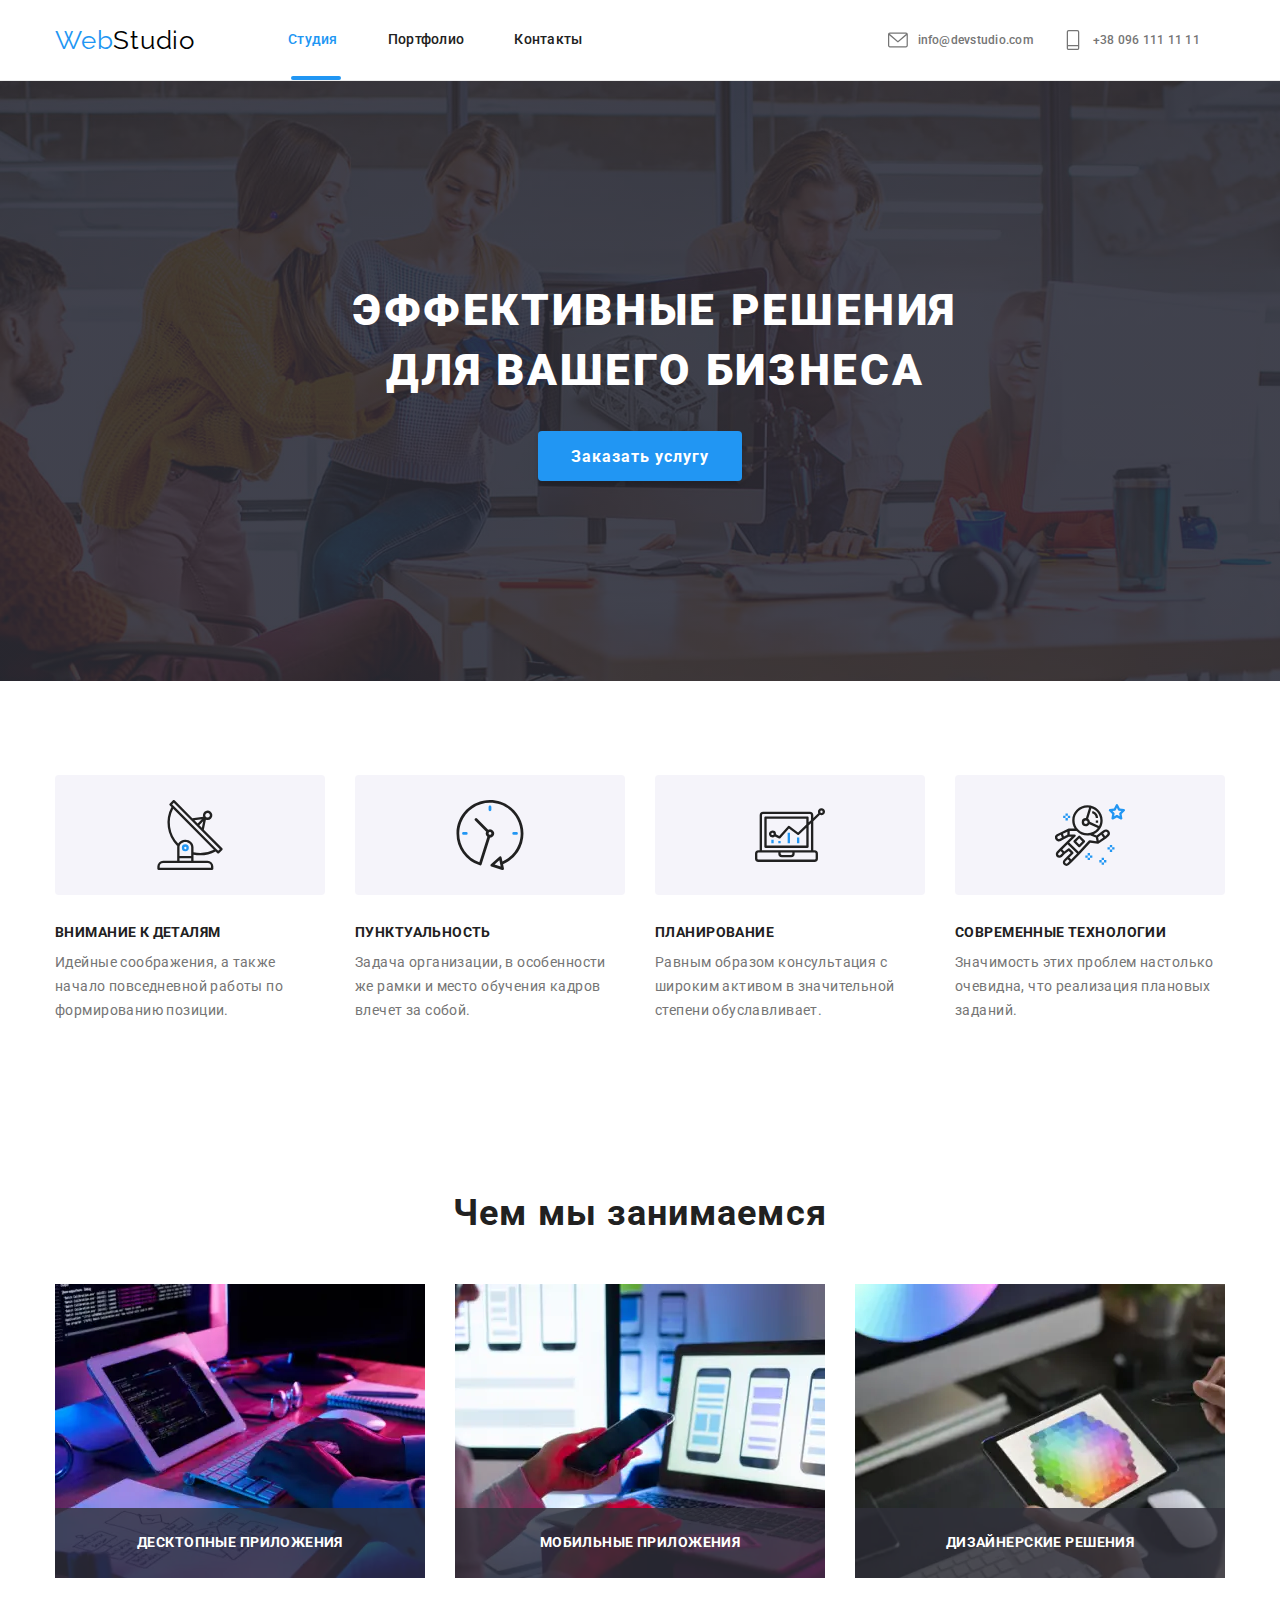
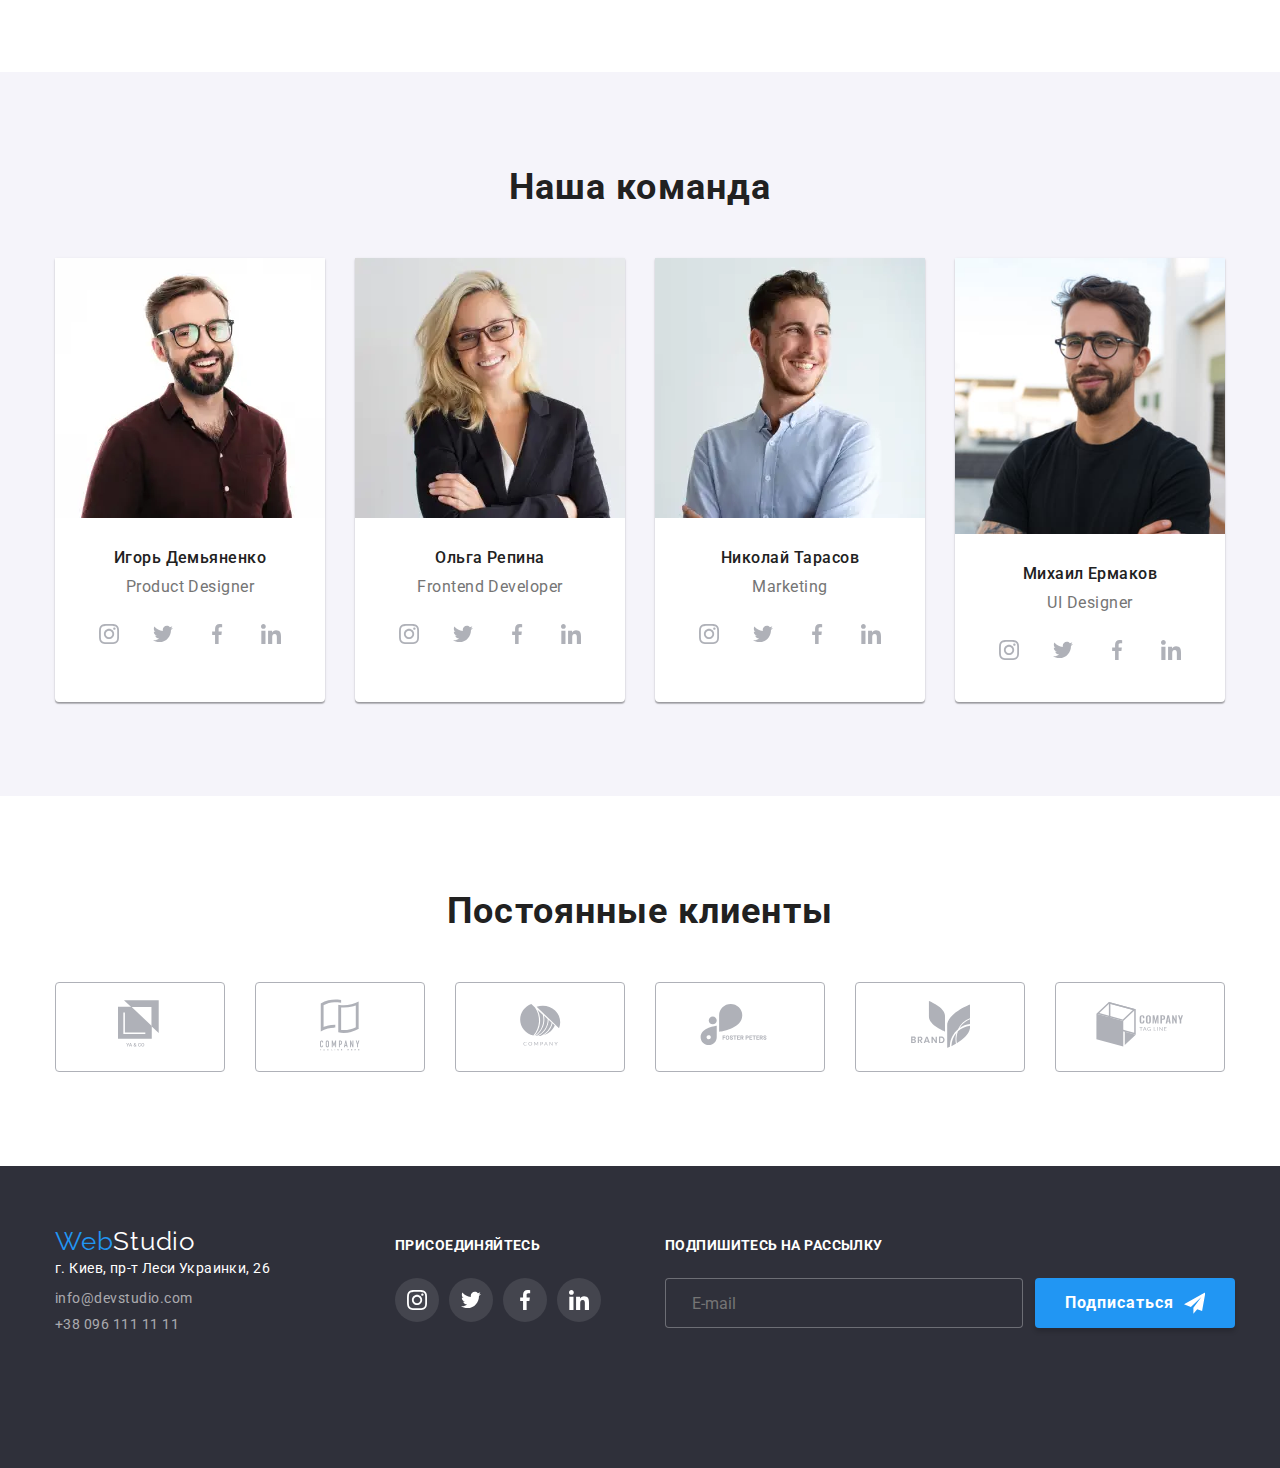
<file: index.html>
<!DOCTYPE html>
<html lang="ru">
  <head>
    <meta charset="UTF-8" />
    <meta name="viewport" content="width=device-width, initial-scale=1.0" />
    <title>WebStudio</title>
    <link
      href="https://fonts.googleapis.com/css2?family=Raleway:wght@700&family=Roboto:wght@400;500;700;900&display=swap"
      rel="stylesheet"
    />
    <link
      rel="stylesheet"
      href="https://cdnjs.cloudflare.com/ajax/libs/modern-normalize/1.0.0/modern-normalize.min.css"
    />
    <link rel="stylesheet" href="https://cdnjs.cloudflare.com/ajax/libs/animate.css/4.1.0/animate.min.css" />
    <link rel="stylesheet" href="./css/main.min.css" />
  </head>
  <body>
    <header class="header">
      <div class="container">
        <div class="header-flex">
          <a href="index.html" class="logo"><span class="accent">Web</span>Studio</a>

          <nav class="nav">
            <ul class="nav-item">
              <li class="nav-link"><a href="index.html" class="current">Студия</a></li>
              <li class="nav-link"><a href="portfolio.html">Портфолио</a></li>
              <li class="nav-link"><a href="">Контакты</a></li>
            </ul>
          </nav>
          <ul class="contacts">
            <li class="contacts-item">
              <svg class="contacts-svg">
                <use href="./images/sprite.svg#icon-envelope-icon"></use>
              </svg>
              <a href="mailto:info@devstudio.com">info@devstudio.com</a>
            </li>
            <li class="contacts-item">
              <svg class="contacts-svg">
                <use href="./images/sprite.svg#icon-phone-icon"></use>
              </svg>
              <a href="tel:+380961111111">+38 096 111 11 11</a>
            </li>
          </ul>
        </div>
        <button class="menu-btn" aria-expanded="false" aria-controls="header-menu" data-menu-button>
          <svg width="24" height="20">
            <use class="open-menu-icon" href="./images/sprite.svg#icon-menu"></use>
            <use class="close-menu-icon" href="./images/sprite.svg#icon-close-menu"></use>
          </svg>
        </button>
        <div class="header-menu" data-menu>
          <nav class="menu-nav">
            <ul class="nav-item">
              <li class="nav-link"><a href="index.html" class="current">Студия</a></li>
              <li class="nav-link"><a href="portfolio.html">Портфолио</a></li>
              <li class="nav-link"><a href="">Контакты</a></li>
            </ul>
          </nav>
          <ul class="menu-contacts">
            <li class="contacts-item">
              <svg class="contacts-svg">
                <use href="./images/sprite.svg#icon-envelope-icon"></use>
              </svg>
              <a href="mailto:info@devstudio.com">info@devstudio.com</a>
            </li>
            <li class="contacts-item">
              <svg class="contacts-svg">
                <use href="./images/sprite.svg#icon-phone-icon"></use>
              </svg>
              <a href="tel:+380961111111">+38 096 111 11 11</a>
            </li>
          </ul>
        </div>
      </div>
    </header>
    <main>
      <section class="hero">
        <div class="hero-content">
          <h1 class="hero-title">Эффективные решения для вашего бизнеса</h1>
          <button type="button" class="button button-text" data-modal-open>Заказать услугу</button>
        </div>
      </section>
      <section class="section features">
        <div class="container">
          <h2 class="visually-hidden">Особенности</h2>
          <ul class="features-list">
            <li class="features-item">
              <div class="features-box antenna-icon">
                <p class="features-title">Внимание к деталям</p>
                <p class="features-text">
                  Идейные соображения, а также начало повседневной работы по формированию позиции.
                </p>
              </div>
            </li>
            <li class="features-item">
              <div class="features-box clock-icon">
                <p class="features-title">Пунктуальность</p>
                <p class="features-text">
                  Задача организации, в особенности же рамки и место обучения кадров влечет за собой.
                </p>
              </div>
            </li>
            <li class="features-item">
              <div class="features-box diagram-icon">
                <p class="features-title">Планирование</p>
                <p class="features-text">
                  Равным образом консультация с широким активом в значительной степени обуславливает.
                </p>
              </div>
            </li>
            <li class="features-item">
              <div class="features-box astronaut-icon">
                <p class="features-title">Современные технологии</p>
                <p class="features-text">
                  Значимость этих проблем настолько очевидна, что реализация плановых заданий.
                </p>
              </div>
            </li>
          </ul>
        </div>
      </section>
      <section class="section work-sect">
        <div class="container">
          <h2 class="section-title">Чем мы занимаемся</h2>
          <ul class="work-examples">
            <li class="example-item">
              <div class="overlay-box">
                <picture>
                  <source srcset="./images/desktopapp.webp 1x, ./images/desktopapp@2x.webp 2x" />
                  <source srcset="./images/desktopapp.jpg 1x, ./images/desktopapp@2x.jpg 2x" />
                  <img src="./images/desktopapp.jpg" width="370" height="294" alt="" />
                </picture>
                <p class="overlay-text">Десктопные приложения</p>
              </div>
            </li>
            <li class="example-item">
              <div class="overlay-box">
                <picture>
                  <source srcset="./images/mobapp.webp 1x, ./images/mobapp@2x.webp 2x" />
                  <source srcset="./images/mobeapp.jpg 1x, ./images/mobapp@2x.jpg 2x" />
                  <img src="./images/mobapp.jpg" width="370" height="294" alt="" />
                </picture>
                <p class="overlay-text">Мобильные приложения</p>
              </div>
            </li>
            <li class="example-item">
              <div class="overlay-box">
                <picture>
                  <source srcset="./images/design.webp 1x, ./images/design@2x.webp 2x" />
                  <source srcset="./images/design.jpg 1x, ./images/design@2x.jpg 2x" />
                  <img src="./images/design.jpg" width="370" height="294" alt="" />
                </picture>
                <p class="overlay-text">Дизайнерские решения</p>
              </div>
            </li>
          </ul>
        </div>
      </section>
      <section class="section team-sect">
        <div class="container">
          <h2 class="section-title">Наша команда</h2>
          <ul class="team-cards">
            <li class="team-card">
              <picture>
                <source
                  srcset="./images/igor-desktop.webp 1x, ./images/igor-desktop@2x.webp 2x"
                  media="(min-width: 1200px)"
                />
                <source
                  srcset="./images/igor-desktop.jpg 1x, ./images/igor-desktop@2x.jpg 2x"
                  media="(min-width: 1200px)"
                />
                <source
                  srcset="./images/igor-tablet.webp 1x, ./images/igor-tablet@2x.jpg 2x"
                  media="(min-width: 768px)"
                />
                <source srcset="./images/igor.-tablet.jpg 1x, ./images/igor-tablet@2x.jpg" media="(min-width: 768px)" />
                <source srcset="./images/igor.webp 1x, ./images/igor@2x.webp 2x" media="(min-width: 320px)" />
                <source srcset="./images/igor.jpg 1x, ./images/igor@2x.jpg 2x" media="(min-width: 320px)" />
                <img src="./images/igor.jpg" alt="фото Игоря Демьяненко" class="picture-img" />
              </picture>
              <div class="card-content">
                <h3 class="card-title">Игорь Демьяненко</h3>
                <p lang="en" class="card-description">Product Designer</p>
                <ul class="socials-list">
                  <li class="social-item">
                    <a href="https://www.instagram.com/" class="social-link" target="blank">
                      <svg class="social-svg">
                        <use href="./images/sprite.svg#icon-instagram"></use>
                      </svg>
                    </a>
                  </li>
                  <li class="social-item">
                    <a href="https://twitter.com/" class="social-link" target="blank">
                      <svg class="social-svg">
                        <use href="./images/sprite.svg#icon-twitter"></use>
                      </svg>
                    </a>
                  </li>
                  <li class="social-item">
                    <a href="https://www.facebook.com/" class="social-link" target="blank">
                      <svg class="social-svg">
                        <use href="./images/sprite.svg#icon-facebook"></use>
                      </svg>
                    </a>
                  </li>
                  <li class="social-item">
                    <a href="https://www.linkedin.com/" class="social-link" target="blank">
                      <svg class="social-svg">
                        <use href="./images/sprite.svg#icon-linkedin"></use>
                      </svg>
                    </a>
                  </li>
                </ul>
              </div>
            </li>
            <li class="team-card">
              <picture>
                <source
                  srcset="./images/olga-desktop.webp 1x, ./images/olga-desktop@2x.webp 2x"
                  media="(min-width: 1200px)"
                />
                <source
                  srcset="./images/olga-desktop.jpg 1x, ./images/olga-desktop@2x.jpg 2x"
                  media="(min-width: 1200px)"
                />
                <source
                  srcset="./images/olga-tablet.webp 1x, ./images/olga-tablet@2x.jpg 2x"
                  media="(min-width: 768px)"
                />
                <source
                  srcset="./images/olga-tablet.jpg 1x, ./images/olga-tablet@2x.jpg 2x"
                  media="(min-width: 768px)"
                />
                <source srcset="./images/olga.webp 1x, ./images/olga@2x.webp 2x" media="(min-width: 320px)" />
                <source srcset="./images/olga.jpg 1x, ./images/olga@2x.jpg 2x" media="(min-width: 320px)" />
                <img src="./images/olga.jpg" alt="фото Ольги Репиной" />
              </picture>
              <div class="card-content">
                <h3 class="card-title">Ольга Репина</h3>
                <p lang="en" class="card-description">Frontend Developer</p>
                <ul class="socials-list">
                  <li class="social-item">
                    <a href="https://www.instagram.com/" class="social-link" target="blank">
                      <svg class="social-svg">
                        <use href="./images/sprite.svg#icon-instagram"></use>
                      </svg>
                    </a>
                  </li>
                  <li class="social-item">
                    <a href="https://twitter.com/" class="social-link" target="blank">
                      <svg class="social-svg">
                        <use href="./images/sprite.svg#icon-twitter"></use>
                      </svg>
                    </a>
                  </li>
                  <li class="social-item">
                    <a href="https://www.facebook.com/" class="social-link" target="blank">
                      <svg class="social-svg">
                        <use href="./images/sprite.svg#icon-facebook"></use>
                      </svg>
                    </a>
                  </li>
                  <li class="social-item">
                    <a href="https://www.linkedin.com/" class="social-link" target="blank">
                      <svg class="social-svg">
                        <use href="./images/sprite.svg#icon-linkedin"></use>
                      </svg>
                    </a>
                  </li>
                </ul>
              </div>
            </li>
            <li class="team-card">
              <picture>
                <source
                  srcset="./images/nikolay-desktop.webp 1x, ./images/nikolay-desktop@2x.webp 2x"
                  media="(min-width: 1200px)"
                />
                <source
                  srcset="./images/nikolay-desktop.jpg 1x, ./images/nikolay-desktop@2x.jpg 2x"
                  media="(min-width: 1200px)"
                />
                <source
                  srcset="./images/nikolay-tablet.webp 1x, ./images/nikolay-tablet@2x.webp 2x"
                  media="(min-width: 768px)"
                />
                <source
                  srcset="./images/nikolay-tablet.jpg 1x, ./images/nikolay-tablet@2x.jpg"
                  media="(min-width: 768px)"
                />
                <source srcset="./images/nikolay.webp 1x, ./images/nikolay@2x.webp 2x" media="(min-width: 320px)" />
                <source srcset="./images/nikolay.jpg 1x, ./images/nikolay@2x.jpg 2x" media="(min-width: 320px)" />
                <img src="./images/nikolay.jpg" alt="фото Николая Тарасова" />
              </picture>
              <div class="card-content">
                <h3 class="card-title">Николай Тарасов</h3>
                <p lang="en" class="card-description">Marketing</p>
                <ul class="socials-list">
                  <li class="social-item">
                    <a href="" class="social-link">
                      <svg class="social-svg">
                        <use href="./images/sprite.svg#icon-instagram"></use>
                      </svg>
                    </a>
                  </li>
                  <li class="social-item">
                    <a href="" class="social-link">
                      <svg class="social-svg">
                        <use href="./images/sprite.svg#icon-twitter"></use>
                      </svg>
                    </a>
                  </li>
                  <li class="social-item">
                    <a href="" class="social-link">
                      <svg class="social-svg">
                        <use href="./images/sprite.svg#icon-facebook"></use>
                      </svg>
                    </a>
                  </li>
                  <li class="social-item">
                    <a href="" class="social-link">
                      <svg class="social-svg">
                        <use href="./images/sprite.svg#icon-linkedin"></use>
                      </svg>
                    </a>
                  </li>
                </ul>
              </div>
            </li>
            <li class="team-card">
              <picture>
                <source
                  srcset="./images/mihail-desktop.webp 1x, ./images/mihail-desktop@2x.webp 2x"
                  media="(min-width: 1200px)"
                />
                <source
                  srcset="./images/mihail-desktop.jpg 1x, ./images/mihail-desktop@2x.jpg 2x"
                  media="(min-width: 1200px)"
                />
                <source
                  srcset="./images/mihail-tablet.webp 1x, ./images/mihail-tablet@2x.webp 2x"
                  media="(min-width: 768px)"
                />
                <source
                  srcset="./images/mihail-tablet.jpg 1x, ./images/mihail-tablet@2x.jpg"
                  media="(min-width: 768px)"
                />
                <sour srcset="./images/mihail.webp 1x, ./images/mihail@2x.webp 2x" media="(min-width: 320px)" />
                <source srcset="./images/mihail.jpg 1x, ./images/mihail@2x.jpg 2x" media="(min-width: 320px)" />
                <img src="./images/mihail.jpg" alt="фото Михаила Ермакова" />
              </picture>
              <div class="card-content">
                <h3 class="card-title">Михаил Ермаков</h3>
                <p lang="en" class="card-description">UI Designer</p>
                <ul class="socials-list">
                  <li class="social-item">
                    <a href="https://www.instagram.com/" class="social-link" target="blank">
                      <svg class="social-svg">
                        <use href="./images/sprite.svg#icon-instagram"></use>
                      </svg>
                    </a>
                  </li>
                  <li class="social-item">
                    <a href="https://twitter.com/" class="social-link" target="blank">
                      <svg class="social-svg">
                        <use href="./images/sprite.svg#icon-twitter"></use>
                      </svg>
                    </a>
                  </li>
                  <li class="social-item">
                    <a href="https://www.facebook.com/" class="social-link" target="blank">
                      <svg class="social-svg">
                        <use href="./images/sprite.svg#icon-facebook"></use>
                      </svg>
                    </a>
                  </li>
                  <li class="social-item">
                    <a href="https://www.linkedin.com/" class="social-link" target="blank">
                      <svg class="social-svg">
                        <use href="./images/sprite.svg#icon-linkedin"></use>
                      </svg>
                    </a>
                  </li>
                </ul>
              </div>
            </li>
          </ul>
        </div>
      </section>

      <section class="section clients-sect">
        <div class="container">
          <h2 class="section-title">Постоянные клиенты</h2>
          <ul class="client-list">
            <li class="list-item">
              <a href="#" class="client-logo">
                <svg class="logo-svg" width="45" height="50">
                  <use href="./images/sprite.svg#icon-logo1"></use>
                </svg>
              </a>
            </li>
            <li class="list-item">
              <a href="#" class="client-logo">
                <svg class="logo-svg" width="40" height="52">
                  <use href="./images/sprite.svg#icon-logo2"></use>
                </svg>
              </a>
            </li>
            <li class="list-item">
              <a href="#" class="client-logo">
                <svg class="logo-svg" width="41" height="42">
                  <use href="./images/sprite.svg#icon-logo3"></use>
                </svg>
              </a>
            </li>
            <li class="list-item">
              <a href="#" class="client-logo">
                <svg class="logo-svg" width="80" height="42">
                  <use href="./images/sprite.svg#icon-logo4"></use>
                </svg>
              </a>
            </li>
            <li class="list-item">
              <a href="#" class="client-logo">
                <svg class="logo-svg" width="59" height="47">
                  <use href="./images/sprite.svg#icon-logo5"></use>
                </svg>
              </a>
            </li>
            <li class="list-item">
              <a href="#" class="client-logo">
                <svg class="logo-svg" width="88" height="45">
                  <use href="./images/sprite.svg#icon-logo6"></use>
                </svg>
              </a>
            </li>
          </ul>
        </div>
      </section>
    </main>
    <footer class="footer">
      <div class="container">
        <div class="footer-section address">
          <a href="index.html" class="logo"><span class="accent">Web</span>Studio</a>
          <address>
            <ul>
              <li class="address-item">
                <a href="https://goo.gl/maps/ueYiK2Zo3x6W52Rv5" class="maps">г. Киев, пр-т Леси Украинки, 26</a>
              </li>
              <li class="address-item">
                <a href="mailto:info@devstudio.com" class="address-link">info@devstudio.com</a>
              </li>
              <li class="address-item">
                <a href="tel:+380961111111" class="address-link">+38 096 111 11 11</a>
              </li>
            </ul>
          </address>
        </div>
        <div class="footer-section socials">
          <p class="call-text">Присоединяйтесь</p>
          <ul class="socials-list">
            <li class="social-item">
              <a href="https://www.instagram.com/" class="social-link" target="blank">
                <svg class="social-svg">
                  <use href="./images/sprite.svg#icon-instagram"></use>
                </svg>
              </a>
            </li>
            <li class="social-item">
              <a href="https://twitter.com/" class="social-link" target="blank">
                <svg class="social-svg">
                  <use href="./images/sprite.svg#icon-twitter"></use>
                </svg>
              </a>
            </li>
            <li class="social-item">
              <a href="https://www.facebook.com/" class="social-link" target="blank">
                <svg class="social-svg">
                  <use href="./images/sprite.svg#icon-facebook"></use>
                </svg>
              </a>
            </li>
            <li class="social-item">
              <a href="https://www.linkedin.com/" class="social-link" target="blank">
                <svg class="social-svg">
                  <use href="./images/sprite.svg#icon-linkedin"></use>
                </svg>
              </a>
            </li>
          </ul>
        </div>
        <div class="footer-section">
          <p class="call-text">Подпишитесь на рассылку</p>
          <form action="#" class="submit-form">
            <div class="subscribe-form">
              <input type="text" class="subscribe-input" id="subscribe-input" placeholder="E-mail" />
            </div>
            <button type="submit" class="button button-text">
              Подписаться
              <svg class="subscribe-svg"><use href="./images/sprite.svg#icon-icon-send"></use></svg>
            </button>
          </form>
        </div>
      </div>
    </footer>
    <div class="popups is-hidden" data-modal>
      <div class="popup">
        <div class="popup-modal">
          <button type="button" class="close-btn" data-modal-close>X</button>
          <p class="form-text">Оставьте свои данные, мы вам перезвоним</p>
          <form action="#" class="modal-form">
            <div class="form-field">
              <label for="user-name" class="input-label">Имя</label>
              <div class="input-box">
                <input type="text" id="user-name" class="form-input" required />
                <svg class="form-svg">
                  <use href="./images/sprite.svg#icon-name"></use>
                </svg>
              </div>
            </div>

            <div class="form-field">
              <label for="user-tel" class="input-label">Телефон</label>
              <div class="input-box">
                <input type="tel" id="user-tel" class="form-input" required />
                <svg class="form-svg">
                  <use href="./images/sprite.svg#icon-tel"></use>
                </svg>
              </div>
            </div>

            <div class="form-field">
              <label for="user-mail" class="input-label">Почта</label>
              <div class="input-box">
                <input type="email" id="user-mail" class="form-input" required />
                <svg class="form-svg">
                  <use href="./images/sprite.svg#icon-mail"></use>
                </svg>
              </div>
            </div>
            <label for="user-comment" class="user-comment">Комментарий</label>
            <textarea name="" id="user-comment" class="form-comment" placeholder="Введите текст"></textarea>
            <input type="checkbox" id="user-policy" class="checkbox visually-hidden" />
            <label for="user-policy" class="checkbox-label">
              <span>Соглашаюсь с рассылкой и принимаю </span> <a href="#" class="policy-link">Условия договора</a>
            </label>
            <button type="submit" class="button">Отправить</button>
          </form>
        </div>
      </div>
    </div>
    <script src="./js/modal.js"></script>
    <script src="./js/menu.js"></script>
  </body>
</html>
</file>
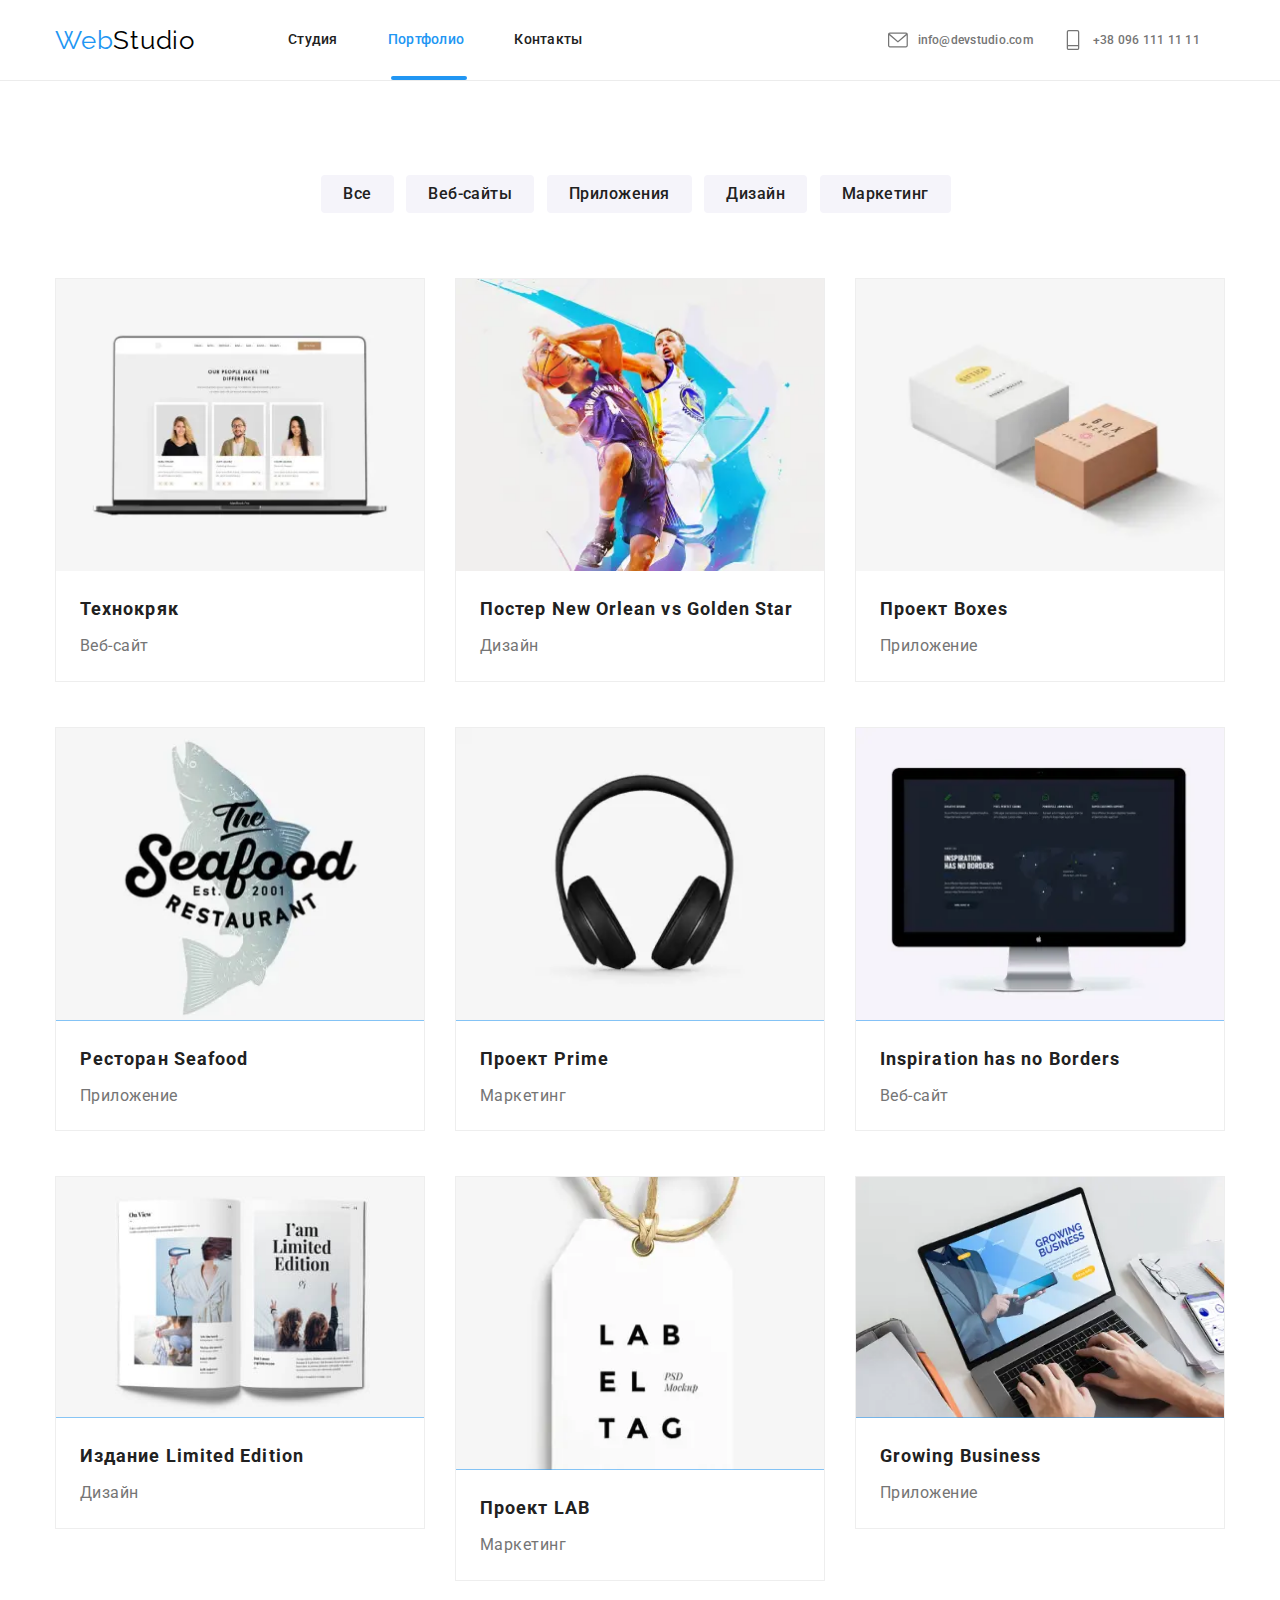
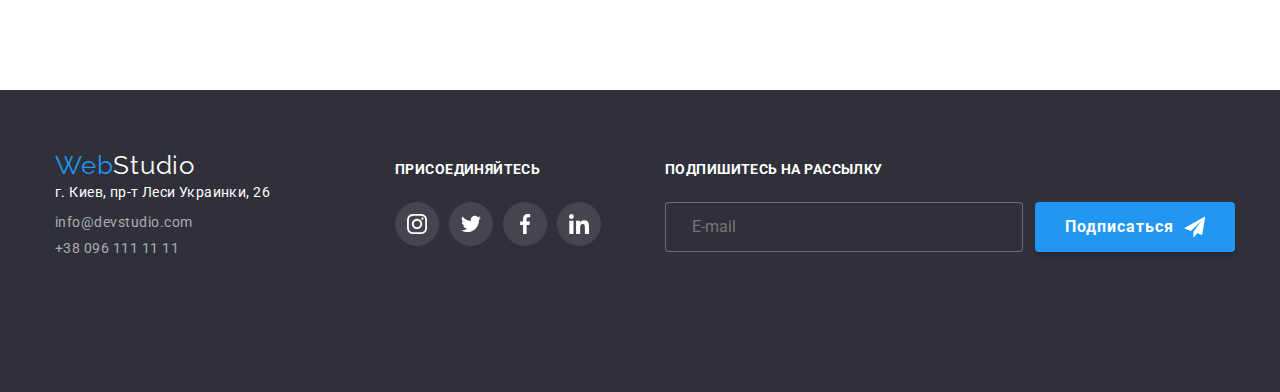
<file: portfolio.html>
<!DOCTYPE html>
<html lang="ru">
  <head>
    <meta charset="UTF-8" />
    <meta name="viewport" content="width=device-width, initial-scale=1.0" />
    <title>Portfolio</title>
    <link
      href="https://fonts.googleapis.com/css2?family=Raleway:wght@700&family=Roboto:wght@400;500;700;900&display=swap"
      rel="stylesheet"
    />
    <link
      rel="stylesheet"
      href="https://cdnjs.cloudflare.com/ajax/libs/modern-normalize/1.0.0/modern-normalize.min.css"
    />
    <link rel="stylesheet" href="./css/portfolio.min.css" />
  </head>
  <body>
    <header class="header">
      <div class="container">
        <div class="header-flex">
          <a href="index.html" class="logo"><span class="accent">Web</span>Studio</a>

          <nav class="nav">
            <ul class="nav-item">
              <li class="nav-link"><a href="index.html">Студия</a></li>
              <li class="nav-link"><a href="portfolio.html" class="current">Портфолио</a></li>
              <li class="nav-link"><a href="">Контакты</a></li>
            </ul>
          </nav>
          <ul class="contacts">
            <li class="contacts-item">
              <svg class="contacts-svg">
                <use href="./images/sprite.svg#icon-envelope-icon"></use>
              </svg>
              <a href="mailto:info@devstudio.com">info@devstudio.com</a>
            </li>
            <li class="contacts-item">
              <svg class="contacts-svg">
                <use href="./images/sprite.svg#icon-phone-icon"></use>
              </svg>
              <a href="tel:+380961111111">+38 096 111 11 11</a>
            </li>
          </ul>
        </div>
        <button class="menu-btn" aria-expanded="false" aria-controls="header-menu" data-menu-button>
          <svg width="24" height="20">
            <use class="open-menu-icon" href="./images/sprite.svg#icon-menu"></use>
            <use class="close-menu-icon" href="./images/sprite.svg#icon-close-menu"></use>
          </svg>
        </button>
        <div class="header-menu" data-menu>
          <nav class="menu-nav">
            <ul class="nav-item">
              <li class="nav-link"><a href="index.html">Студия</a></li>
              <li class="nav-link"><a href="portfolio.html" class="current">Портфолио</a></li>
              <li class="nav-link"><a href="">Контакты</a></li>
            </ul>
          </nav>
          <ul class="menu-contacts">
            <li class="contacts-item">
              <svg class="contacts-svg">
                <use href="./images/sprite.svg#icon-envelope-icon"></use>
              </svg>
              <a href="mailto:info@devstudio.com">info@devstudio.com</a>
            </li>
            <li class="contacts-item">
              <svg class="contacts-svg">
                <use href="./images/sprite.svg#icon-phone-icon"></use>
              </svg>
              <a href="tel:+380961111111">+38 096 111 11 11</a>
            </li>
          </ul>
        </div>
      </div>
    </header>
    <main>
      <section class="gallery-sect">
        <div class="container">
          <h1 class="visually-hidden">Галлерея</h1>
          <div class="gallery-menu">
            <a href="#" class="gallery-btn">Все</a>
            <a href="#" class="gallery-btn">Веб-сайты</a>
            <a href="#" class="gallery-btn">Приложения</a>
            <a href="#" class="gallery-btn">Дизайн</a>
            <a href="#" class="gallery-btn">Маркетинг</a>
          </div>
          <ul class="gallery">
            <li class="gallery-item">
              <a href="#" class="item-box">
                <div class="overlay-box">
                  <picture>
                    <source
                      srcset="./images/techno-desktop.webp 1x, ./images/techno-desktop@2x.webp 2x"
                      media="(min-width: 1200px)"
                    />
                    <source
                      srcset="./images/techno-desktop.jpg 1x, ./images/techno-desktop@2x.jpg 2x"
                      media="(min-width: 1200px)"
                    />
                    <source
                      srcset="./images/techno-tablet.webp 1x, ./images/techno-tablet@2x.webp 2x"
                      media="(min-width: 768px)"
                    />
                    <source
                      srcset="./images/techno-tablet.jpg 1x, ./images/techno-desktop@2x.jpg 2x"
                      media="(min-width: 768px)"
                    />
                    <source srcset="./images/techno.webp 1x, ./images/techno@2x.webp 2x" media="(min-width: 320px)" />
                    <source srcset="./images/techno.jpg 1x, ./images/techno@2x.jpg 2x" media="(min-width: 320px)" />
                    <img src="./images/techno.jpg" alt="" />
                  </picture>
                  <div class="overlay">
                    Технокряк это современная площадка распространения коронавируса. Компании используют эту платформу
                    для цифрового шпионажа и атак на защищённые сервера конкурентов.
                  </div>
                </div>
                <div class="gallery-item-description">
                  <h2 class="title">Технокряк</h2>
                  <p class="description">Веб-сайт</p>
                </div>
              </a>
            </li>
            <li class="gallery-item">
              <a href="#" class="item-box">
                <div class="overlay-box">
                  <picture>
                    <source
                      srcset="./images/neworlean-desktop.webp 1x, ./images/neworlean-desktop@2x.webp 2x"
                      media="(min-width: 1200px)"
                    />
                    <source
                      srcset="./images/neworlean-desktop.jpg 1x, ./images/neworlean-desktop@2x.jpg 2x"
                      media="(min-width: 1200px)"
                    />
                    <source
                      srcset="./images/neworlean-tablet.webp 1x, ./images/neworlean-tablet@2x.webp 2x"
                      media="(min-width: 768px)"
                    />
                    <source
                      srcset="./images/neworlean-tablet.jpg 1x, ./images/neworlean-tablet@2x.jpg 2x"
                      media="(min-width: 768px)"
                    />
                    <source
                      srcset="./images/neworlean.webp 1x, ./images/neworlean@2x.webp 2x"
                      media="(min-width: 320px)"
                    />
                    <source
                      srcset="./images/neworlean.jpg 1x, ./images/neworlean@2x.jpg 2x"
                      media="(min-width: 320px)"
                    />
                    <img src="./images/neworlean.jpg" alt="" />
                  </picture>
                  <div class="overlay">
                    Технокряк это современная площадка распространения коронавируса. Компании используют эту платформу
                    для цифрового шпионажа и атак на защищённые сервера конкурентов.
                  </div>
                </div>
                <div class="gallery-item-description">
                  <h2 class="title">Постер New Orlean vs Golden Star</h2>
                  <p class="description">Дизайн</p>
                </div>
              </a>
            </li>
            <li class="gallery-item">
              <a href="#" class="item-box">
                <div class="overlay-box">
                  <picture>
                    <source
                      srcset="./images/boxes-desktop.webp 1x, ./images/boxes-desktop@2x.webp 2x"
                      media="(min-width: 1200px)"
                    />
                    <source
                      srcset="./images/boxes-desktop.jpg 1x, ./images/boxes-desktop@2x.jpg 2x"
                      media="(min-width: 1200px)"
                    />
                    <source
                      srcset="./images/boxes-tablet.webp 1x, ./images/boxes-tablet@2x.webp 2x"
                      media="(min-width: 768px)"
                    />
                    <source
                      srcset="./images/boxes-tablet.jpg 1x, ./images/boxes-tablet@2x.jpg 2x"
                      media="(min-width: 768px)"
                    />
                    <source
                      srcset="./images/boxes.webp 1x, ./images/boxes-tablet@2x.webp 2x"
                      media="(min-width: 320px)"
                    />
                    <source srcset="./images/boxes.jpg 1x, ./images/boxes@2x.jpg 2x" media="(min-width: 320px)" />
                    <img src="./images/boxes.jpg" alt="" />
                  </picture>
                  <div class="overlay">
                    Технокряк это современная площадка распространения коронавируса. Компании используют эту платформу
                    для цифрового шпионажа и атак на защищённые сервера конкурентов.
                  </div>
                </div>
                <div class="gallery-item-description">
                  <h2 class="title">Проект Boxes</h2>
                  <p class="description">Приложение</p>
                </div>
              </a>
            </li>
            <li class="gallery-item">
              <a href="#" class="item-box">
                <div class="overlay-box">
                  <picture>
                    <source
                      srcset="./images/seafood-desktop.webp 1x, ./images/seafood-desktop@2x.webp 1x"
                      media="(min-width: 1200px)"
                    />
                    <source
                      srcset="./images/seafood-desktop.jpg, ./images/seafood-desktop@2x.jpg 2x"
                      media="(min-width: 1200px)"
                    />
                    <source
                      srcset="./images/seafood-tablet.webp 1x, ./images/seafood-tablet@2x.webp 2x"
                      media="(min-width: 768px)"
                    />
                    <source
                      srcset="./images/seafood-tablet.jpg 1x, ./images/seafood-tablet@2x.jpg 2x"
                      media="(min-width: 768px)"
                    />
                    <source srcset="./images/seafood.webp 1x, ./images/seafood@2x.webp 2x" media="(min-width: 320px)" />
                    <source srcset="./images/seafood.jpg, ./images/seafood@2x.jpg 2x" media="(min-width: 320px)" />
                    <img src="./images/neworlean.jpg" alt="" />
                  </picture>
                  <div class="overlay">
                    Технокряк это современная площадка распространения коронавируса. Компании используют эту платформу
                    для цифрового шпионажа и атак на защищённые сервера конкурентов.
                  </div>
                </div>
                <div class="gallery-item-description">
                  <h2 class="title">Ресторан Seafood</h2>
                  <p class="description">Приложение</p>
                </div>
              </a>
            </li>
            <li class="gallery-item">
              <a href="#" class="item-box">
                <div class="overlay-box">
                  <picture>
                    <source
                      srcset="./images/prime-desktop.webp 1x, ./images/prime-desktop@2x.webp 2x"
                      media="(min-width: 1200px)"
                    />
                    <source
                      srcset="./images/prime-desktop.jpg 1x, ./images/prime-desktop@2x.jpg 2x"
                      media="(min-width: 1200px)"
                    />
                    <source
                      srcset="./images/prime-tablet.webp 1x, ./images/prime-tablet@2x.webp 2x"
                      media="(min-width: 768px)"
                    />
                    <source
                      srcset="./images/prime-tablet.jpg 1x, ./images/prime-tablet@2x.jpg 2x"
                      media="(min-width: 768px)"
                    />
                    <source
                      srcset="./images/prime.webp 1x, ./images/prime-tablet@2x.webp 2x"
                      media="(min-width: 320px)"
                    />
                    <source srcset="./images/prime.jpg 1x, ./images/prime@2x.jpg 2x" media="(min-width: 320px)" />
                    <img src="./images/prime.jpg" alt="" />
                  </picture>
                  <div class="overlay">
                    Технокряк это современная площадка распространения коронавируса. Компании используют эту платформу
                    для цифрового шпионажа и атак на защищённые сервера конкурентов.
                  </div>
                </div>
                <div class="gallery-item-description">
                  <h2 class="title">Проект Prime</h2>
                  <p class="description">Маркетинг</p>
                </div>
              </a>
            </li>
            <li class="gallery-item">
              <a href="#" class="item-box">
                <div class="overlay-box">
                  <picture>
                    <source
                      srcset="./images/inspiration-desktop.webp 1x, ./images/inspiration-desktop@2x.webp 2x"
                      media="(min-width: 1200px)"
                    />
                    <source
                      srcset="./images/inspiration-desktop.jpg 1x, ./images/inspiration-desktop@2x.jpg 2x"
                      media="(min-width: 1200px)"
                    />
                    <source
                      srcset="./images/inspiration-tablet.webp 1x, ./images/inspiration-tablet@2x.webp 2x"
                      media="(min-width: 768px)"
                    />
                    <source
                      srcset="./images/inspiration-tablet.jpg 1x, ./images/inspiration-tablet@2x.jpg 2x"
                      media="(min-width: 768px)"
                    />
                    <source
                      srcset="./images/inspiration.webp 1x, ./images/inspiration-tablet@2x.webp 2x"
                      media="(min-width: 320px)"
                    />
                    <source
                      srcset="./images/inspiration.jpg 1x, ./images/inspiration@2x.jpg 2x"
                      media="(min-width: 320px)"
                    />
                    <img src="./images/inspiration.jpg" alt="" />
                  </picture>
                  <div class="overlay">
                    Технокряк это современная площадка распространения коронавируса. Компании используют эту платформу
                    для цифрового шпионажа и атак на защищённые сервера конкурентов.
                  </div>
                </div>
                <div class="gallery-item-description">
                  <h2 class="title">Inspiration has no Borders</h2>
                  <p class="description">Веб-сайт</p>
                </div>
              </a>
            </li>
            <li class="gallery-item">
              <a href="#" class="item-box">
                <div class="overlay-box">
                  <picture>
                    <source
                      srcset="./images/limited-desktop.webp 1x, ./images/limited-desktop@2x.webp 2x"
                      media="(min-width: 1200px)"
                    />
                    <source
                      srcset="./images/limited-desktop.jpg 1x, ./images/limited-desktop@2x.jpg 2x"
                      media="(min-width: 1200px)"
                    />
                    <source
                      srcset="./images/limited-tablet.webp 1x, ./images/limited-tablet@2x.webp 2x"
                      media="(min-width: 768px)"
                    />
                    <source
                      srcset="./images/limited-tablet.jpg 1x, ./images/limited-tablet@2x.jpg 2x"
                      media="(min-width: 768px)"
                    />
                    <slimited
                      srcset="./images/limited.webp 1x, ./images/limited-tablet@2x.webp 2x"
                      media="(min-width: 320px)"
                    />
                    <source srcset="./images/limited.jpg 1x, ./images/limited@2x.jpg 2x" media="(min-width: 320px)" />
                    <img src="./images/limited.jpg" alt="" />
                  </picture>
                  <div class="overlay">
                    Технокряк это современная площадка распространения коронавируса. Компании используют эту платформу
                    для цифрового шпионажа и атак на защищённые сервера конкурентов.
                  </div>
                </div>
                <div class="gallery-item-description">
                  <h2 class="title">Издание Limited Edition</h2>
                  <p class="description">Дизайн</p>
                </div>
              </a>
            </li>
            <li class="gallery-item">
              <a href="#" class="item-box">
                <div class="overlay-box">
                  <picture>
                    <source
                      srcset="./images/lab-desktop.webp 1x, ./images/lab-desktop@2x.webp 2x"
                      media="(min-width: 1200px)"
                    />
                    <source
                      srcset="./images/lab-desktop.jpg 1x, ./images/lab-desktop@2x.jpg 2x"
                      media="(min-width: 1200px)"
                    />
                    <source
                      srcset="./images/lab-tablet.webp 1x, ./images/lab-tablet@2x.webp 2x"
                      media="(min-width: 768px)"
                    />
                    <source
                      srcset="./images/lab-tablet.jpg 1x, ./images/lab-tablet@2x.jpg 2x"
                      media="(min-width: 768px)"
                    />
                    <source srcset="./images/lab.webp 1x, ./images/lab-tablet@2x.webp 2x" media="(min-width: 320px)" />
                    <source srcset="./images/boxes.jpg 1x, ./images/lab@2x.jpg 2x" media="(min-width: 320px)" />
                    <img src="./images/lab.jpg" alt="" />
                  </picture>
                  <div class="overlay">
                    Технокряк это современная площадка распространения коронавируса. Компании используют эту платформу
                    для цифрового шпионажа и атак на защищённые сервера конкурентов.
                  </div>
                </div>
                <div class="gallery-item-description">
                  <h2 class="title">Проект LAB</h2>
                  <p class="description">Маркетинг</p>
                </div>
              </a>
            </li>
            <li class="gallery-item">
              <a href="#" class="item-box">
                <div class="overlay-box">
                  <picture>
                    <source
                      srcset="./images/business-desktop.webp 1x, ./images/business-desktop@2x.webp 2x"
                      media="(min-width: 1200px)"
                    />
                    <source
                      srcset="./images/business-desktop.jpg 1x, ./images/business-desktop@2x.jpg 2x"
                      media="(min-width: 1200px)"
                    />
                    <source
                      srcset="./images/business-tablet.webp 1x, ./images/business-tablet@2x.webp 2x"
                      media="(min-width: 768px)"
                    />
                    <source
                      srcset="./images/business-tablet.jpg 1x, ./images/business-tablet@2x.jpg 2x"
                      media="(min-width: 768px)"
                    />
                    <source
                      srcset="./images/business.webp 1x, ./images/business-tablet@2x.webp 2x"
                      media="(min-width: 320px)"
                    />
                    <source srcset="./images/business.jpg 1x, ./images/business@2x.jpg 2x" media="(min-width: 320px)" />
                    <img src="./images/business.jpg" alt="" />
                  </picture>
                  <div class="overlay">
                    Технокряк это современная площадка распространения коронавируса. Компании используют эту платформу
                    для цифрового шпионажа и атак на защищённые сервера конкурентов.
                  </div>
                </div>
                <div class="gallery-item-description">
                  <h2 class="title">Growing Business</h2>
                  <p class="description">Приложение</p>
                </div>
              </a>
            </li>
          </ul>
        </div>
      </section>
    </main>
    <footer class="footer">
      <div class="container">
        <div class="footer-section address">
          <a href="index.html" class="logo"><span class="accent">Web</span>Studio</a>
          <address>
            <ul>
              <li class="address-item">
                <a href="https://goo.gl/maps/ueYiK2Zo3x6W52Rv5" class="maps">г. Киев, пр-т Леси Украинки, 26</a>
              </li>
              <li class="address-item">
                <a href="mailto:info@devstudio.com" class="address-link">info@devstudio.com</a>
              </li>
              <li class="address-item">
                <a href="tel:+380961111111" class="address-link">+38 096 111 11 11</a>
              </li>
            </ul>
          </address>
        </div>
        <div class="footer-section socials">
          <p class="call-text">Присоединяйтесь</p>
          <ul class="socials-list">
            <li class="social-item">
              <a href="https://www.instagram.com/" class="social-link" target="blank">
                <svg class="social-svg">
                  <use href="./images/sprite.svg#icon-instagram"></use>
                </svg>
              </a>
            </li>
            <li class="social-item">
              <a href="https://twitter.com/" class="social-link" target="blank">
                <svg class="social-svg">
                  <use href="./images/sprite.svg#icon-twitter"></use>
                </svg>
              </a>
            </li>
            <li class="social-item">
              <a href="https://www.facebook.com/" class="social-link" target="blank">
                <svg class="social-svg">
                  <use href="./images/sprite.svg#icon-facebook"></use>
                </svg>
              </a>
            </li>
            <li class="social-item">
              <a href="https://www.linkedin.com/" class="social-link" target="blank">
                <svg class="social-svg">
                  <use href="./images/sprite.svg#icon-linkedin"></use>
                </svg>
              </a>
            </li>
          </ul>
        </div>
        <div class="footer-section">
          <p class="call-text">Подпишитесь на рассылку</p>
          <form action="#" class="submit-form">
            <div class="subscribe-form">
              <input type="text" class="subscribe-input" id="subscribe-input" placeholder="E-mail" />
            </div>
            <button type="submit" class="button button-text">
              Подписаться
              <svg class="subscribe-svg"><use href="./images/sprite.svg#icon-icon-send"></use></svg>
            </button>
          </form>
        </div>
      </div>
    </footer>
    <script src="./js/menu.js"></script>
  </body>
</html>
</file>
<file: css/main.min.css>
html{box-sizing:border-box;margin:0;padding:0;height:100%}*,*::before,*::after{box-sizing:border-box;margin:0;padding:0}img{display:block;max-width:100%}body{font-family:Roboto, sans-serif;letter-spacing:0.03em;margin:0;display:flex;flex-direction:column;height:100%}ul{list-style:none;margin:0;padding:0}h1,h2,h3,h4,h5,h6{margin:0}a{text-decoration:none;color:inherit}button{cursor:pointer}address{font-style:normal}main{flex:1 0 auto}.visually-hidden{position:absolute !important;clip:rect(1px 1px 1px 1px);clip:rect(1px, 1px, 1px, 1px);padding:0 !important;border:0 !important;height:1px !important;width:1px !important;overflow:hidden}.container{padding-left:15px;padding-right:15px;width:100%;margin-right:auto;margin-left:auto}@media screen and (min-width: 480px){.container{width:480px;margin:0 auto}}@media screen and (min-width: 768px){.container{width:768px;margin:0 auto}}@media screen and (min-width: 1200px){.container{width:1200px;margin:0 auto}}.section{max-width:1600px;margin-left:auto;margin-right:auto}.section-title{color:#212121;font-weight:700;font-size:28px;line-height:1.17;text-align:center;letter-spacing:0.03em;margin-bottom:50px}@media screen and (min-width: 1200px){.section-title{font-size:36px}}.menu-btn{background-color:transparent;border:none;width:40px;height:40px;position:relative}.menu-btn:hover,.menu-btn:focus{fill:#2196f3}@media screen and (min-width: 768px){.menu-btn{display:none}}.close-menu-icon{display:none}.menu-btn.is-open .open-menu-icon{display:none}.menu-btn.is-open .close-menu-icon{display:block}.header-menu{position:absolute;left:0;right:0;height:453px;padding:60px;top:0;right:0;background:#fff;box-shadow:0px 4px 8px rgba(0,0,0,0.04),0px 2px 4px rgba(0,0,0,0.08),0px 1px 3px rgba(0,0,0,0.16);opacity:0;visibility:hidden;transform:translateY(49px);transition:all 500ms ease;transition-delay:250ms}@media screen and (min-width: 768px){.header-menu{display:none}}.header-menu.is-open{opacity:1;visibility:visible}.logo{font-family:Raleway, sans-serif;font-size:24px;line-height:2;letter-spacing:0.03em;text-decoration:none}.logo .accent{color:#2196f3}@media screen and (min-width: 768px){.logo{margin-right:88px}}@media screen and (min-width: 1200px){.logo{font-size:26px;line-height:1.19;margin-right:93px}}.footer .logo{color:#fff;margin-bottom:20px;display:block}@media screen and (min-width: 768px){.footer .logo{margin:0 auto}}.nav{display:none}@media screen and (min-width: 768px){.nav{display:flex;margin-right:84px}}@media screen and (min-width: 1200px){.nav{display:flex;margin-right:305px}}.nav-item{text-align:center}@media screen and (min-width: 768px){.nav-item{display:flex;margin:0}}.nav-link{color:#212121;font-family:inherit;font-weight:500;font-size:18px;line-height:1.16;text-align:center;letter-spacing:0.02em;transition:color 250ms cubic-bezier(0.4, 0, 0.2, 1)}.nav-link:not(:last-child){margin-bottom:52px}.nav-link:hover,.nav-link:focus{color:#2196f3}@media screen and (min-width: 768px){.nav-link{display:flex;font-size:14px;line-height:1.14;padding:32px 0}.nav-link:not(:last-child){margin-right:50px;margin-bottom:0}}.current{color:#2196f3;position:relative}.current::after{content:"";background-color:#2196f3;width:100%;height:4px;border-radius:2px;position:absolute;top:44px;left:3px}.menu-nav{margin-bottom:60px}.contacts{display:none}@media screen and (min-width: 768px){.contacts{display:flex;flex-direction:column}}@media screen and (min-width: 1200px){.contacts{display:flex;flex-direction:row}}.contacts-item{color:#757575;font-weight:500;font-size:18px;line-height:1.16;letter-spacing:0.02em;text-decoration:none;text-align:center;transition:color 250ms cubic-bezier(0.4, 0, 0.2, 1)}.contacts-item:not(:last-child){margin-bottom:16px}.contacts-item:hover,.contacts-item:focus{color:#2196f3}@media screen and (min-width: 768px){.contacts-item{display:flex;align-items:center;font-size:12px;line-height:2px}.contacts-item:not(:last-child){margin-bottom:10px}}@media screen and (min-width: 768px) and (min-width: 1200px){.contacts-item:not(:last-child){margin-bottom:0;margin-right:30px}}.contacts-svg{width:20px;height:20px;fill:#757575;margin-right:10px;transition:fill 250ms cubic-bezier(0.4, 0, 0.2, 1)}.contacts-item:hover .contacts-svg,.contacts-item:focus .contacts-svg{fill:#2196f3;cursor:pointer}@media screen and (min-width: 1200px){.address{margin-right:70px}}@media screen and (min-width: 768px){.address{margin-right:165px}}@media screen and (min-width: 1200px){.address{margin-right:70px}}.address-item:not(:last-child){margin-bottom:8px}.maps{font-weight:400;color:#fff;font-size:14px;line-height:1.71;letter-spacing:0.03em}.address-link{color:rgba(255,255,255,0.6);font-size:14px}.address-link:hover,.address-link:focus{color:#2196f3;transition:transform 500ms ease}.button{min-width:200px;height:50px;font-weight:700;font-size:16px;line-height:1.87;letter-spacing:0.06em;font-family:Roboto,sans-serif;background-color:#2196f3;border:1px solid transparent;box-shadow:0px 4px 4px rgba(0,0,0,0.15);border-radius:4px;color:#fff}.button:hover,.button:focus{color:#fff;opacity:0.8}.footer .button{display:flex;margin:0 auto;align-items:center;padding:10px 29px;min-width:200px}.popup-modal .button{margin:0 auto}.button-text{color:#fff;text-align:center;font-weight:700;font-size:16px;line-height:1.87;letter-spacing:0.06em;padding:10px 32px}.button-text:hover,.button-text:focus{color:#fff;opacity:0.8}.popups{position:fixed;top:0;bottom:0;left:0;right:0;background-color:rgba(0,0,0,0.5);opacity:1;visibility:visible;transition:opacity 1000ms cubic-bezier(0.4, 0, 0.2, 1),visibility 1000ms cubic-bezier(0.4, 0, 0.2, 1)}.popup{position:absolute;top:0;bottom:0;left:0;right:0;overflow:hidden auto;padding:15px;display:flex}.is-hidden{opacity:0;visibility:hidden}.popup-modal{max-width:450px;width:100%;min-height:609px;padding:40px;position:relative;background-color:#fff;margin:auto;transition:all 4s ease;transform:scale(1)}@media screen and (min-width: 1200px){.popup-modal{max-width:528px;min-height:581px}}.is.hidden .popup-modal{transform:scale(4)}.close-btn{position:absolute;right:10px;top:10px;width:30px;height:30px;border:1px solid rgba(0,0,0,0.1);border-radius:50%;background-color:#fff;fill:#212121;transition:color 250ms cubic-bezier(0.4, 0, 0.2, 1)}.close-btn:hover,.close-btn:focus{color:#2196f3}.modal-form{display:flex;flex-direction:column}.form-text{margin-bottom:30px;font-style:400;font-weight:bold;font-size:20px;line-height:1.15;text-align:center;letter-spacing:0.03em;color:#212121;border-radius:1px}.form-input{height:40px;width:100%;border:1px solid rgba(33,33,33,0.2);border-radius:4px;padding:12px 42px;transition:color 1000ms cubic-bezier(0.4, 0, 0.2, 1)}.form-input:hover,.form-input:focus{border-color:#2196f3;outline:none}.form-comment{width:100%;height:120px;resize:none;margin-bottom:28px;border:1px solid rgba(33,33,33,0.2);border-radius:4px;padding:12px 16px}.form-comment:hover,.form-comment:focus{border-color:#2196f3;outline:none}.form-field{position:relative;margin-bottom:28px}.form-svg{position:absolute;display:block;width:15px;height:13px;fill:#212121;top:53%;left:15px;pointer-events:none}.form-input:focus+.form-svg,.form-input:hover+.form-svg{fill:#2196f3}.input-label{left:0;top:-23px;margin-bottom:4px}.user-comment{margin-bottom:4px}.checkbox-label{margin-bottom:30px;display:flex;align-items:center;font-size:12px;line-height:2}@media screen and (min-width: 1200px){.checkbox-label{font-size:14px;line-height:1.71}}.checkbox-label::before{display:block;content:"";width:16px;height:16px;background-color:#fff;border:1px solid #212121;border-radius:4px;background-image:url(../images/check.svg);background-position:center;background-repeat:no-repeat;margin-right:7px}.checkbox:checked+.checkbox-label::before{background-color:#2196f3}.policy-link{text-decoration:underline;color:#2196f3}@media screen and (min-width: 1200px){.submit-form{display:flex;flex-wrap:nowrap}}.subscribe-form{position:relative}.subscribe-input{width:100%;height:50px;border:1px solid rgba(255,255,255,0.3);background-color:#2f303a;border-radius:4px;padding:15px 26px;color:#fff;font-weight:400;font-size:16px;line-height:1.25;margin-bottom:20px}.subscribe-input:focus{outline:none}@media screen and (min-width: 768px){.subscribe-input{width:450px}}@media screen and (min-width: 1200px){.subscribe-input{width:358px;margin-right:12px}}.subscribe-svg{width:24px;height:24px;fill:#fff;margin-left:10px}.header{border-bottom:1px solid #ececec;flex:0 0 auto}.header .container{display:flex;justify-content:space-between;align-items:center}.header-flex{display:flex;align-items:center;justify-content:space-between}.hero{display:flex;text-align:center;justify-content:center;min-height:400px;background-color:#2f303a;background-image:linear-gradient(to right, rgba(47,48,58,0.4), rgba(47,48,58,0.4)),url(../images/hero.jpg);background-repeat:no-repeat;background-position:center;background-size:cover;max-width:480px;margin-right:auto;margin-left:auto}@media screen and (min-device-pixel-ratio: 2), screen and (min-resolution: 192dpi), screen and (min-resolution: 2dppx), screen and (min-width: 320px){.hero{background-image:linear-gradient(to right, rgba(47,48,58,0.4), rgba(47,48,58,0.4)),url(../images/hero@2x.jpg)}}@media screen and (min-width: 768px){.hero{max-width:768px;background-image:linear-gradient(to right, rgba(47,48,58,0.4), rgba(47,48,58,0.4)),url(../images/hero-tablet.jpg)}}@media screen and (min-device-pixel-ratio: 2), screen and (min-resolution: 192dpi), screen and (min-resolution: 2dppx), screen and (min-width: 768px){.hero{background-image:linear-gradient(to right, rgba(47,48,58,0.4), rgba(47,48,58,0.4)),url(../images/hero-tablet@2x.jpg)}}@media screen and (min-width: 1200px){.hero{min-height:600px;background-image:linear-gradient(to right, rgba(47,48,58,0.8), rgba(47,48,58,0.8)),url(../images/hero-desktop.jpg);max-width:1600px}}@media screen and (min-device-pixel-ratio: 2), screen and (min-resolution: 192dpi), screen and (min-resolution: 2dppx), screen and (min-width: 1200px){.hero{background-image:linear-gradient(to right, rgba(47,48,58,0.8), rgba(47,48,58,0.8)),url(../images/hero-desktop@2x.jpg)}}.hero-content{text-align:center;margin:auto;color:#fff}@media screen and (min-width: 768px){.hero-content{padding:50px 15px;width:400px}}@media screen and (min-width: 1200px){.hero-content{max-width:1200px;width:696px}}.hero-title{font-weight:900;font-size:26px;line-height:1.62;letter-spacing:0.06em;text-transform:uppercase;margin-bottom:30px}@media screen and (min-width: 1200px){.hero-title{font-size:44px;line-height:1.36;width:696px}}.features{padding-top:60px}@media screen and (min-width: 1200px){.features{padding-top:94px}}.features-list{display:flex;flex-wrap:wrap;margin:-15px;padding:0;margin-bottom:60px}.features-box{margin:15px}@media screen and (min-width: 768px){.features-box{width:354px}}@media screen and (min-width: 1200px){.features-box{width:270px}}.features-box::before{content:"";display:block;height:120px;width:100%;background-color:#f5f4fa;border-radius:4px;margin-bottom:30px}.antenna-icon::before{background-image:url(../images/antenna.svg);background-size:70px 70px;background-position:center;background-repeat:no-repeat}.clock-icon::before{background-image:url(../images/clock.svg);background-size:70px 70px;background-position:center;background-repeat:no-repeat}.diagram-icon::before{background-image:url(../images/diagram.svg);background-size:70px 70px;background-position:center;background-repeat:no-repeat}.astronaut-icon::before{background-image:url(../images/astronaut.svg);background-size:70px 70px;background-position:center;background-repeat:no-repeat}.features-title{color:#212121;font-weight:700;font-size:14px;line-height:1.14;letter-spacing:0.03em;text-transform:uppercase;margin-bottom:10px;text-align:center}@media screen and (min-width: 768px){.features-title{text-align:start}}.features-text{color:#757575;font-size:14px;line-height:1.71;letter-spacing:0.03em;margin:0}.work-sect{display:none}@media screen and (min-width: 1200px){.work-sect{display:block;padding:94px 0}}.work-examples{margin:0;display:flex;align-items:center;margin:-15px;padding:0}.example-item{width:370px;margin:15px}.work-sect .overlay-box{position:relative}.work-sect .overlay-text{position:absolute;font-weight:700;font-size:14px;line-height:1.14;text-align:center;letter-spacing:0.03em;text-transform:uppercase;color:#2196f3;bottom:0;left:0;width:100%;height:70px;background-color:rgba(47,48,58,0.8);color:#fff;padding:27px 0}.team-sect{background-color:#f5f4fa;padding:60px 0}@media screen and (min-width: 1200px){.team-sect{padding:94px 0}}.team-cards{margin:0;display:flex;flex-wrap:wrap;margin:-15px;padding:0}.team-card{width:450px;margin:15px;background:#fff;box-shadow:0px 1px 3px rgba(0,0,0,0.12),0px 1px 1px rgba(0,0,0,0.14),0px 2px 1px rgba(0,0,0,0.2);border-radius:0px 0px 4px 4px}@media screen and (min-width: 768px){.team-card{width:354px}}@media screen and (min-width: 1200px){.team-card{width:270px}}.card-title{color:#212121;font-weight:500;font-size:16px;line-height:1.19;letter-spacing:0.03em;text-align:center;margin-bottom:10px}.card-description{color:#757575;font-weight:400;font-size:16px;line-height:1.19;letter-spacing:0.03em;text-align:center;margin-bottom:16px}.card-content{padding:30px 0}.socials-list{display:flex;justify-content:center;align-items:center}.social-link{width:44px;height:44px;border-radius:50%;display:flex;justify-content:center;align-items:center;transition:background-color 250ms cubic-bezier(0.4, 0, 0.2, 1)}.social-link:hover,.social-link:focus{background-color:#2196f3}.social-svg{width:20px;height:20px;transition:fill 250ms cubic-bezier(0.4, 0, 0.2, 1)}.social-item:not(:last-child){margin-right:10px}.social-svg{width:20px;height:20px;fill:#afb1b8;transition:fill 250ms cubic-bezier(0.4, 0, 0.2, 1)}.social-link:hover .social-svg,.social-link:focus .social-svg{fill:#fff}.footer .socials-list{display:flex;align-items:baseline;justify-content:flex-start}.footer .social-link{background-color:rgba(255,255,255,0.1)}.footer .social-link:hover{transition:transform 500ms ease;background-color:#2196f3}.footer .social-svg{fill:#fff}.clients-sect{padding:60px 0}@media screen and (min-width: 1200px){.clients-sect{padding:94px 0}}.client-list{display:flex;flex-wrap:wrap;justify-content:center;margin:-15px}@media screen and (min-width: 1200px){.client-list{flex-wrap:nowrap}}.list-item{border:1px solid #afb1b8;border-radius:4px;width:210px;height:90px;margin:15px;display:flex;align-items:center;justify-content:center;transition:background-color 250ms cubic-bezier(0.4, 0, 0.2, 1)}.list-item:hover,.list-item:focus{border-color:#2196f3;transition:transform 500ms ease}@media screen and (min-width: 768px){.list-item{width:226px}}@media screen and (min-width: 1200px){.list-item{width:170px}}.logo-svg{fill:#afb1b8;transition:fill 250ms cubic-bezier(0.4, 0, 0.2, 1)}.list-item:hover .logo-svg,.list-item:focus .logo-svg{fill:#2196f3}.footer{background-color:#2f303a;padding-top:60px;padding-bottom:60px;flex:0 0 auto}.footer .container{text-align:center}@media screen and (min-width: 768px){.footer .container{display:flex;flex-wrap:wrap;justify-content:center;align-items:baseline}}@media screen and (min-width: 1200px){.footer .container{display:flex;flex-wrap:nowrap;text-align:start}}.footer .socials-list{display:flex;justify-content:center}@media screen and (min-width: 1200px){.footer .socials-list{justify-content:start}}.footer .social-link{background-color:rgba(255,255,255,0.1)}.footer .social-link:hover{transition:transform 500ms ease;background-color:#2196f3}.footer .social-svg{fill:#fff}.footer-section{margin-bottom:60px}@media screen and (min-width: 1200px){.footer-section{min-width:270px}}.call-text{font-weight:700;font-size:14px;line-height:1.71;letter-spacing:0.03em;text-transform:uppercase;color:#fff;margin-bottom:20px}
/*# sourceMappingURL=main.min.css.map */
</file>
<file: css/portfolio.min.css>
html{box-sizing:border-box;margin:0;padding:0;height:100%}*,*::before,*::after{box-sizing:border-box;margin:0;padding:0}img{display:block;max-width:100%}body{font-family:Roboto, sans-serif;letter-spacing:0.03em;margin:0;display:flex;flex-direction:column;height:100%}ul{list-style:none;margin:0;padding:0}h1,h2,h3,h4,h5,h6{margin:0}a{text-decoration:none;color:inherit}button{cursor:pointer}address{font-style:normal}main{flex:1 0 auto}.visually-hidden{position:absolute !important;clip:rect(1px 1px 1px 1px);clip:rect(1px, 1px, 1px, 1px);padding:0 !important;border:0 !important;height:1px !important;width:1px !important;overflow:hidden}.container{padding-left:15px;padding-right:15px;width:100%;margin-right:auto;margin-left:auto}@media screen and (min-width: 480px){.container{width:480px;margin:0 auto}}@media screen and (min-width: 768px){.container{width:768px;margin:0 auto}}@media screen and (min-width: 1200px){.container{width:1200px;margin:0 auto}}.section{max-width:1600px;margin-left:auto;margin-right:auto}.section-title{color:#212121;font-weight:700;font-size:28px;line-height:1.17;text-align:center;letter-spacing:0.03em;margin-bottom:50px}@media screen and (min-width: 1200px){.section-title{font-size:36px}}.menu-btn{background-color:transparent;border:none;width:40px;height:40px;position:relative}.menu-btn:hover,.menu-btn:focus{fill:#2196f3}@media screen and (min-width: 768px){.menu-btn{display:none}}.close-menu-icon{display:none}.menu-btn.is-open .open-menu-icon{display:none}.menu-btn.is-open .close-menu-icon{display:block}.header-menu{position:absolute;left:0;right:0;height:453px;padding:60px;top:0;right:0;background:#fff;box-shadow:0px 4px 8px rgba(0,0,0,0.04),0px 2px 4px rgba(0,0,0,0.08),0px 1px 3px rgba(0,0,0,0.16);opacity:0;visibility:hidden;transform:translateY(49px);transition:all 500ms ease;transition-delay:250ms}@media screen and (min-width: 768px){.header-menu{display:none}}.header-menu.is-open{opacity:1;visibility:visible}.logo{font-family:Raleway, sans-serif;font-size:24px;line-height:2;letter-spacing:0.03em;text-decoration:none}.logo .accent{color:#2196f3}@media screen and (min-width: 768px){.logo{margin-right:88px}}@media screen and (min-width: 1200px){.logo{font-size:26px;line-height:1.19;margin-right:93px}}.footer .logo{color:#fff;margin-bottom:20px;display:block}@media screen and (min-width: 768px){.footer .logo{margin:0 auto}}.nav{display:none}@media screen and (min-width: 768px){.nav{display:flex;margin-right:84px}}@media screen and (min-width: 1200px){.nav{display:flex;margin-right:305px}}.nav-item{text-align:center}@media screen and (min-width: 768px){.nav-item{display:flex;margin:0}}.nav-link{color:#212121;font-family:inherit;font-weight:500;font-size:18px;line-height:1.16;text-align:center;letter-spacing:0.02em;transition:color 250ms cubic-bezier(0.4, 0, 0.2, 1)}.nav-link:not(:last-child){margin-bottom:52px}.nav-link:hover,.nav-link:focus{color:#2196f3}@media screen and (min-width: 768px){.nav-link{display:flex;font-size:14px;line-height:1.14;padding:32px 0}.nav-link:not(:last-child){margin-right:50px;margin-bottom:0}}.current{color:#2196f3;position:relative}.current::after{content:"";background-color:#2196f3;width:100%;height:4px;border-radius:2px;position:absolute;top:44px;left:3px}.menu-nav{margin-bottom:60px}.contacts{display:none}@media screen and (min-width: 768px){.contacts{display:flex;flex-direction:column}}@media screen and (min-width: 1200px){.contacts{display:flex;flex-direction:row}}.contacts-item{color:#757575;font-weight:500;font-size:18px;line-height:1.16;letter-spacing:0.02em;text-decoration:none;text-align:center;transition:color 250ms cubic-bezier(0.4, 0, 0.2, 1)}.contacts-item:not(:last-child){margin-bottom:16px}.contacts-item:hover,.contacts-item:focus{color:#2196f3}@media screen and (min-width: 768px){.contacts-item{display:flex;align-items:center;font-size:12px;line-height:2px}.contacts-item:not(:last-child){margin-bottom:10px}}@media screen and (min-width: 768px) and (min-width: 1200px){.contacts-item:not(:last-child){margin-bottom:0;margin-right:30px}}.contacts-svg{width:20px;height:20px;fill:#757575;margin-right:10px;transition:fill 250ms cubic-bezier(0.4, 0, 0.2, 1)}.contacts-item:hover .contacts-svg,.contacts-item:focus .contacts-svg{fill:#2196f3;cursor:pointer}@media screen and (min-width: 1200px){.address{margin-right:70px}}@media screen and (min-width: 768px){.address{margin-right:165px}}@media screen and (min-width: 1200px){.address{margin-right:70px}}.address-item:not(:last-child){margin-bottom:8px}.maps{font-weight:400;color:#fff;font-size:14px;line-height:1.71;letter-spacing:0.03em}.address-link{color:rgba(255,255,255,0.6);font-size:14px}.address-link:hover,.address-link:focus{color:#2196f3;transition:transform 500ms ease}.button{min-width:200px;height:50px;font-weight:700;font-size:16px;line-height:1.87;letter-spacing:0.06em;font-family:Roboto,sans-serif;background-color:#2196f3;border:1px solid transparent;box-shadow:0px 4px 4px rgba(0,0,0,0.15);border-radius:4px;color:#fff}.button:hover,.button:focus{color:#fff;opacity:0.8}.footer .button{display:flex;margin:0 auto;align-items:center;padding:10px 29px;min-width:200px}.popup-modal .button{margin:0 auto}.button-text{color:#fff;text-align:center;font-weight:700;font-size:16px;line-height:1.87;letter-spacing:0.06em;padding:10px 32px}.button-text:hover,.button-text:focus{color:#fff;opacity:0.8}@media screen and (min-width: 1200px){.submit-form{display:flex;flex-wrap:nowrap}}.subscribe-form{position:relative}.subscribe-input{width:100%;height:50px;border:1px solid rgba(255,255,255,0.3);background-color:#2f303a;border-radius:4px;padding:15px 26px;color:#fff;font-weight:400;font-size:16px;line-height:1.25;margin-bottom:20px}.subscribe-input:focus{outline:none}@media screen and (min-width: 768px){.subscribe-input{width:450px}}@media screen and (min-width: 1200px){.subscribe-input{width:358px;margin-right:12px}}.subscribe-svg{width:24px;height:24px;fill:#fff;margin-left:10px}.header{border-bottom:1px solid #ececec;flex:0 0 auto}.header .container{display:flex;justify-content:space-between;align-items:center}.header-flex{display:flex;align-items:center;justify-content:space-between}.gallery-menu{margin-bottom:40px}@media screen and (min-width: 768px){.gallery-menu{text-align:center;margin-bottom:36px}}@media screen and (min-width: 1200px){.gallery-menu{text-align:center;margin-bottom:50px}}.gallery-btn{display:inline-block;margin-right:8px;margin-bottom:15px;background:#f5f4fa;border-radius:4px;padding:6px 22px;font-weight:500;font-size:16px;line-height:1.62;text-align:center;letter-spacing:0.03em;color:#212121;transition:background-color 250ms cubic-bezier(0.4, 0, 0.2, 1)}.gallery-btn:hover,.gallery-btn:focus{color:#fff;background-color:#2196f3}.gallery{display:flex;flex-wrap:wrap;margin:-15px}.gallery .overlay-box{overflow:hidden;position:relative}.gallery-sect{padding:60px 0}@media screen and (min-width: 1200px){.gallery-sect{padding:94px 0}}.gallery-item{width:450px;margin:15px;margin-bottom:30px}@media screen and (min-width: 768px){.gallery-item{width:354px}}@media screen and (min-width: 1200px){.gallery-item{width:370px}}.gallery-item .title{font-size:18px;line-height:2;letter-spacing:0.06em;color:#212121;margin-bottom:4px}.item-box{border:1px solid #eeeeee;display:block}.item-box:hover,.item-box:focus{box-shadow:0px 1px 1px rgba(0,0,0,0.12),0px 4px 4px rgba(0,0,0,0.06),1px 4px 6px rgba(0,0,0,0.16)}.gallery-item-description{padding:20px 24px}.gallery-item-description .description{font-weight:400;font-size:16px;line-height:1.87;letter-spacing:0.03em;color:#757575}.gallery-item:hover .overlay{transform:translatex(0)}.overlay{position:absolute;top:0;left:0;width:100%;height:100%;background-color:rgba(33,150,243,0.9);color:#fff;font-size:18px;padding:77px 24px;line-height:1.56;letter-spacing:0.03em;transform:translatey(100%);transition:transform 500ms cubic-bezier(0.4, 0, 0.2, 1);overflow:scroll}@media screen and (min-width: 768px){.overlay{padding:49px 24px;overflow:hidden}}@media screen and (min-width: 1200px){.overlay{padding:63px 24px}}.socials-list{display:flex;justify-content:center;align-items:center}.social-link{width:44px;height:44px;border-radius:50%;display:flex;justify-content:center;align-items:center;transition:background-color 250ms cubic-bezier(0.4, 0, 0.2, 1)}.social-link:hover,.social-link:focus{background-color:#2196f3}.social-svg{width:20px;height:20px;transition:fill 250ms cubic-bezier(0.4, 0, 0.2, 1)}.social-item:not(:last-child){margin-right:10px}.social-svg{width:20px;height:20px;fill:#afb1b8;transition:fill 250ms cubic-bezier(0.4, 0, 0.2, 1)}.social-link:hover .social-svg,.social-link:focus .social-svg{fill:#fff}.footer .socials-list{display:flex;align-items:baseline;justify-content:flex-start}.footer .social-link{background-color:rgba(255,255,255,0.1)}.footer .social-link:hover{transition:transform 500ms ease;background-color:#2196f3}.footer .social-svg{fill:#fff}.footer{background-color:#2f303a;padding-top:60px;padding-bottom:60px;flex:0 0 auto}.footer .container{text-align:center}@media screen and (min-width: 768px){.footer .container{display:flex;flex-wrap:wrap;justify-content:center;align-items:baseline}}@media screen and (min-width: 1200px){.footer .container{display:flex;flex-wrap:nowrap;text-align:start}}.footer .socials-list{display:flex;justify-content:center}@media screen and (min-width: 1200px){.footer .socials-list{justify-content:start}}.footer .social-link{background-color:rgba(255,255,255,0.1)}.footer .social-link:hover{transition:transform 500ms ease;background-color:#2196f3}.footer .social-svg{fill:#fff}.footer-section{margin-bottom:60px}@media screen and (min-width: 1200px){.footer-section{min-width:270px}}.call-text{font-weight:700;font-size:14px;line-height:1.71;letter-spacing:0.03em;text-transform:uppercase;color:#fff;margin-bottom:20px}
/*# sourceMappingURL=portfolio.min.css.map */
</file>
